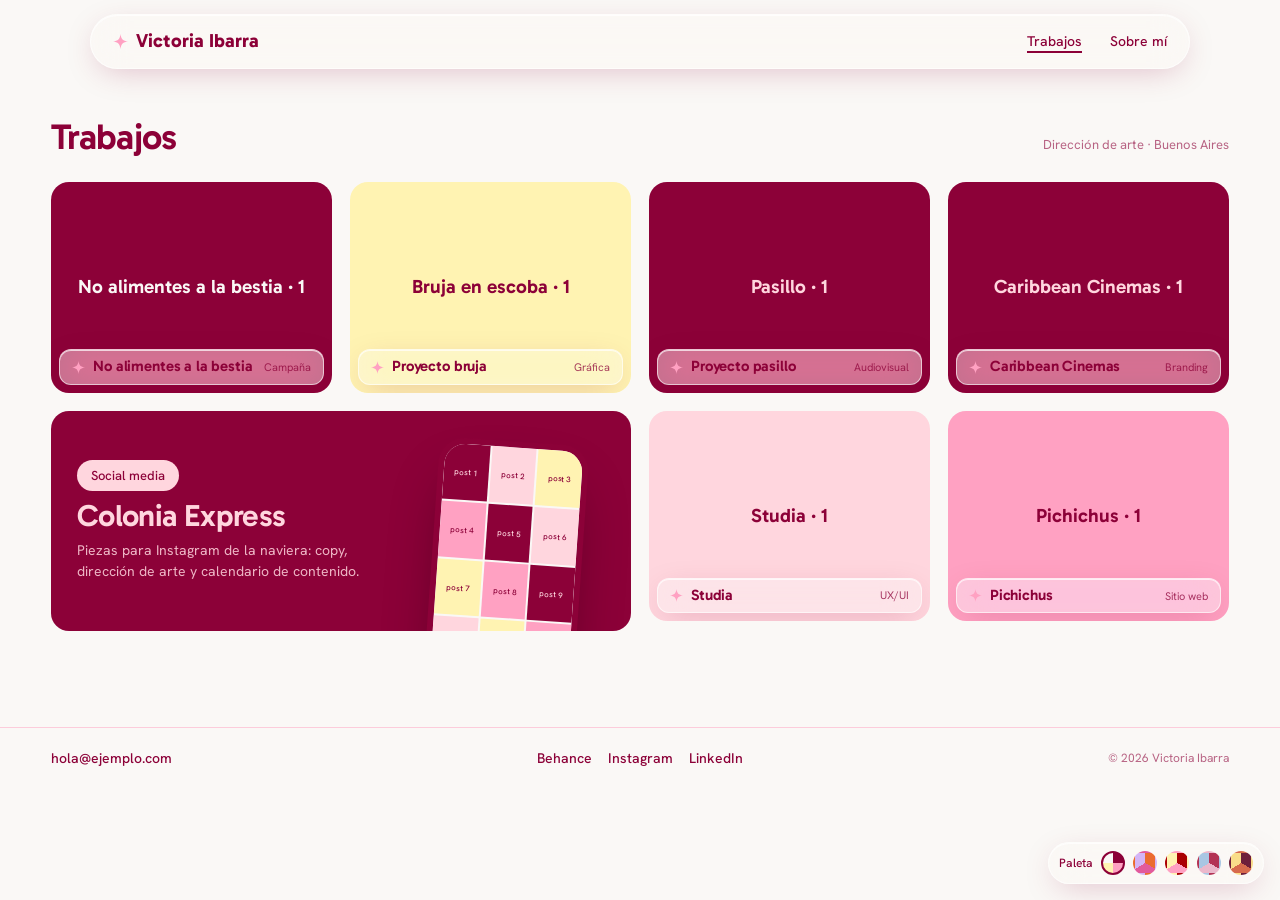
<file: index.html>
<!DOCTYPE html>
<html lang="es" data-tema="blanco">
<head>
<meta charset="UTF-8">
<meta name="viewport" content="width=device-width, initial-scale=1">
<title>Victoria Ibarra — Dirección de arte</title>
<meta name="description" content="Portfolio de Victoria Ibarra: dirección de arte, publicidad y contenido.">
<link rel="preconnect" href="https://fonts.googleapis.com">
<link rel="preconnect" href="https://fonts.gstatic.com" crossorigin>
<link href="https://fonts.googleapis.com/css2?family=Gabarito:wght@400..800&family=Hanken+Grotesk:wght@400;500&display=swap" rel="stylesheet">
<link rel="stylesheet" href="styles.css">
</head>
<body>

<svg width="0" height="0" style="position:absolute" aria-hidden="true">
  <symbol id="e4" viewBox="0 0 24 24"><path d="M12 0C13 8 16 11 24 12C16 13 13 16 12 24C11 16 8 13 0 12C8 11 11 8 12 0Z"/></symbol>
  <symbol id="e5" viewBox="0 0 24 24"><path d="M12 1.5l3.1 6.6 7.2.9-5.3 5 1.4 7.1L12 17.6 5.6 21.1 7 14l-5.3-5 7.2-.9z"/></symbol>
</svg>

<nav class="glass">
  <a href="./" class="logo"><svg class="estrella gira"><use href="#e4"/></svg>Victoria Ibarra</a>
  <ul>
    <li><a href="./" aria-current="page">Trabajos</a></li>
    <li><a href="sobre-mi.html">Sobre mí</a></li>
  </ul>
</nav>

<main>
  <div class="titulo-seccion"><h1>Trabajos</h1><span>Dirección de arte · Buenos Aires</span></div>
  <div class="grid">
    <a class="card aparece" href="#" data-tonos="5,1,2" data-label="No alimentes a la bestia">
      <div class="etiqueta glass"><h3><svg class="estrella"><use href="#e4"/></svg>No alimentes a la bestia</h3><small>Campaña</small></div>
    </a>
    <a class="card aparece" href="#" data-tonos="3,4,2" data-label="Bruja en escoba">
      <div class="etiqueta glass"><h3><svg class="estrella"><use href="#e4"/></svg>Proyecto bruja</h3><small>Gráfica</small></div>
    </a>
    <a class="card aparece" href="#" data-tonos="1,5,3" data-label="Pasillo">
      <div class="etiqueta glass"><h3><svg class="estrella"><use href="#e4"/></svg>Proyecto pasillo</h3><small>Audiovisual</small></div>
    </a>
    <div class="card ancha feed aparece">
      <div class="texto">
        <span class="chip">Social media</span>
        <h3>Colonia Express</h3>
        <p>Piezas para Instagram de la naviera: copy, dirección de arte y calendario de contenido.</p>
      </div>
      <div class="telefono"><div class="pantalla"><div class="scroll" id="posts"></div></div></div>
    </div>
    <a class="card aparece" href="#" data-tonos="1,5,3" data-label="Caribbean Cinemas">
      <div class="etiqueta glass"><h3><svg class="estrella"><use href="#e4"/></svg>Caribbean Cinemas</h3><small>Branding</small></div>
    </a>
    <a class="card aparece" href="#" data-tonos="2,1,3" data-label="Studia">
      <div class="etiqueta glass"><h3><svg class="estrella"><use href="#e4"/></svg>Studia</h3><small>UX/UI</small></div>
    </a>
    <a class="card aparece" href="#" data-tonos="4,2,5" data-label="Pichichus">
      <div class="etiqueta glass"><h3><svg class="estrella"><use href="#e4"/></svg>Pichichus</h3><small>Sitio web</small></div>
    </a>
  </div>
</main>

<footer class="pie" id="contacto">
  <a href="mailto:hola@ejemplo.com">hola@ejemplo.com</a>
  <div class="redes"><a href="#">Behance</a><a href="#">Instagram</a><a href="#">LinkedIn</a></div>
  <small style="opacity:.6">© 2026 Victoria Ibarra</small>
</footer>

<div class="paletas glass" role="group" aria-label="Probar paleta">
  Paleta
  <button data-t="blanco" style="background:conic-gradient(#8C0138 0 25%,#FFA1C2 0 50%,#FFF3B2 0 75%,#FAF8F6 0)" title="Blanco con Raspberry"></button>
  <button data-t="sabbia" style="background:conic-gradient(#EB6B2F 0 33%,#E25A9C 0 66%,#D4B5F6 0)" title="Sabbia"></button>
  <button data-t="chilli" style="background:conic-gradient(#AA0003 0 33%,#FFA1C2 0 66%,#FFF3B2 0)" title="Chilli"></button>
  <button data-t="retro" style="background:conic-gradient(#B33355 0 33%,#EBB8CB 0 66%,#A9C6E3 0)" title="Retro"></button>
  <button data-t="ciruela" style="background:conic-gradient(#6E1E3B 0 33%,#D76A4D 0 66%,#F9DD8A 0)" title="Ciruela"></button>
</div>

<script src="main.js"></script>
</body>
</html>
</file>
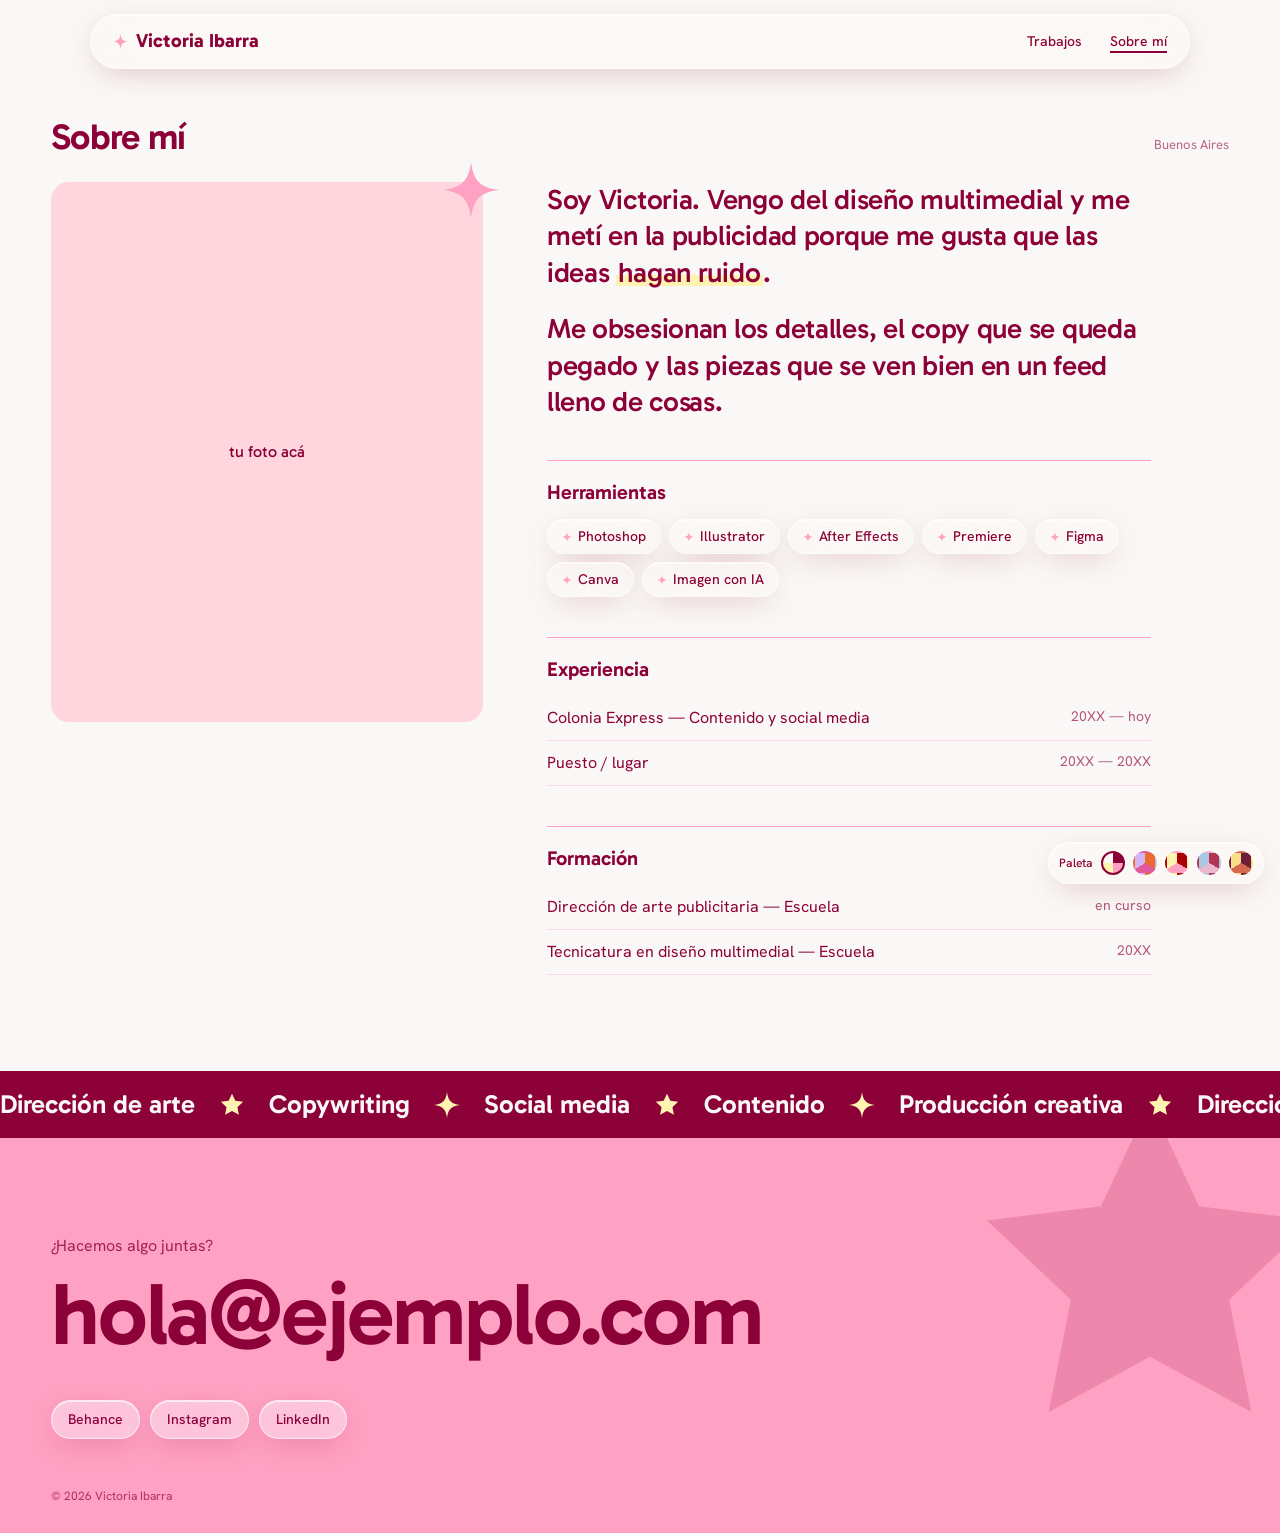
<file: sobre-mi.html>
<!DOCTYPE html>
<html lang="es" data-tema="blanco">
<head>
<meta charset="UTF-8">
<meta name="viewport" content="width=device-width, initial-scale=1">
<title>Sobre mí — Victoria Ibarra</title>
<meta name="description" content="Portfolio de Victoria Ibarra: dirección de arte, publicidad y contenido.">
<link rel="preconnect" href="https://fonts.googleapis.com">
<link rel="preconnect" href="https://fonts.gstatic.com" crossorigin>
<link href="https://fonts.googleapis.com/css2?family=Gabarito:wght@400..800&family=Hanken+Grotesk:wght@400;500&display=swap" rel="stylesheet">
<link rel="stylesheet" href="styles.css">
</head>
<body>

<svg width="0" height="0" style="position:absolute" aria-hidden="true">
  <symbol id="e4" viewBox="0 0 24 24"><path d="M12 0C13 8 16 11 24 12C16 13 13 16 12 24C11 16 8 13 0 12C8 11 11 8 12 0Z"/></symbol>
  <symbol id="e5" viewBox="0 0 24 24"><path d="M12 1.5l3.1 6.6 7.2.9-5.3 5 1.4 7.1L12 17.6 5.6 21.1 7 14l-5.3-5 7.2-.9z"/></symbol>
</svg>

<nav class="glass">
  <a href="./" class="logo"><svg class="estrella gira"><use href="#e4"/></svg>Victoria Ibarra</a>
  <ul>
    <li><a href="./">Trabajos</a></li>
    <li><a href="sobre-mi.html" aria-current="page">Sobre mí</a></li>
  </ul>
</nav>

<main>
  <div class="titulo-seccion"><h1>Sobre mí</h1><span>Buenos Aires</span></div>
  <div class="sobre">
    <div class="foto aparece"><svg class="estrella late"><use href="#e4"/></svg>tu foto acá</div>
    <div class="aparece">
      <div class="bio">
        <p>Soy Victoria. Vengo del diseño multimedial y me metí en la publicidad porque me gusta que las ideas <em>hagan ruido</em>.</p>
        <p>Me obsesionan los detalles, el copy que se queda pegado y las piezas que se ven bien en un feed lleno de cosas.</p>
      </div>
      <div class="bloque">
        <h2>Herramientas</h2>
        <ul class="herramientas">
          <li class="glass"><svg class="estrella"><use href="#e4"/></svg>Photoshop</li>
          <li class="glass"><svg class="estrella"><use href="#e4"/></svg>Illustrator</li>
          <li class="glass"><svg class="estrella"><use href="#e4"/></svg>After Effects</li>
          <li class="glass"><svg class="estrella"><use href="#e4"/></svg>Premiere</li>
          <li class="glass"><svg class="estrella"><use href="#e4"/></svg>Figma</li>
          <li class="glass"><svg class="estrella"><use href="#e4"/></svg>Canva</li>
          <li class="glass"><svg class="estrella"><use href="#e4"/></svg>Imagen con IA</li>
        </ul>
      </div>
      <div class="bloque">
        <h2>Experiencia</h2>
        <ul class="lista">
          <li><span>Colonia Express — Contenido y social media</span><span>20XX — hoy</span></li>
          <li><span>Puesto / lugar</span><span>20XX — 20XX</span></li>
        </ul>
      </div>
      <div class="bloque">
        <h2>Formación</h2>
        <ul class="lista">
          <li><span>Dirección de arte publicitaria — Escuela</span><span>en curso</span></li>
          <li><span>Tecnicatura en diseño multimedial — Escuela</span><span>20XX</span></li>
        </ul>
      </div>
    </div>
  </div>
</main>

<div class="cinta" aria-hidden="true">
  <div class="pista"><span>Dirección de arte <svg class="estrella"><use href="#e5"/></svg> Copywriting <svg class="estrella"><use href="#e4"/></svg> Social media <svg class="estrella"><use href="#e5"/></svg> Contenido <svg class="estrella"><use href="#e4"/></svg> Producción creativa <svg class="estrella"><use href="#e5"/></svg></span><span>Dirección de arte <svg class="estrella"><use href="#e5"/></svg> Copywriting <svg class="estrella"><use href="#e4"/></svg> Social media <svg class="estrella"><use href="#e5"/></svg> Contenido <svg class="estrella"><use href="#e4"/></svg> Producción creativa <svg class="estrella"><use href="#e5"/></svg></span></div>
</div>

<footer id="contacto">
  <svg class="grande gira" viewBox="0 0 24 24" aria-hidden="true"><use href="#e5"/></svg>
  <p style="opacity:.8;margin-bottom:12px">¿Hacemos algo juntas?</p>
  <a class="mail" href="mailto:hola@ejemplo.com">hola@ejemplo.com</a>
  <div class="redes">
    <a class="glass" href="#">Behance</a><a class="glass" href="#">Instagram</a><a class="glass" href="#">LinkedIn</a>
  </div>
  <small>© 2026 Victoria Ibarra</small>
</footer>

<div class="paletas glass" role="group" aria-label="Probar paleta">
  Paleta
  <button data-t="blanco" style="background:conic-gradient(#8C0138 0 25%,#FFA1C2 0 50%,#FFF3B2 0 75%,#FAF8F6 0)" title="Blanco con Raspberry"></button>
  <button data-t="sabbia" style="background:conic-gradient(#EB6B2F 0 33%,#E25A9C 0 66%,#D4B5F6 0)" title="Sabbia"></button>
  <button data-t="chilli" style="background:conic-gradient(#AA0003 0 33%,#FFA1C2 0 66%,#FFF3B2 0)" title="Chilli"></button>
  <button data-t="retro" style="background:conic-gradient(#B33355 0 33%,#EBB8CB 0 66%,#A9C6E3 0)" title="Retro"></button>
  <button data-t="ciruela" style="background:conic-gradient(#6E1E3B 0 33%,#D76A4D 0 66%,#F9DD8A 0)" title="Ciruela"></button>
</div>

<script src="main.js"></script>
</body>
</html>
</file>
<file: styles.css>
/* ===== PALETAS ===== */
[data-tema="blanco"]{ --fondo:#FAF8F6; --texto:#8C0138; --fuerte:#8C0138; --sobre-fuerte:#FFD6DE; --fuerte2:#FFA1C2; --sobre-fuerte2:#8C0138; --suave:#FFD6DE; --suave2:#FFF3B2; --estrella:#FFA1C2; --resalte:#FFF3B2; --linea:#FFA1C2; }
[data-tema="sabbia"]{ --fondo:#F4E7D6; --texto:#2B1630; --fuerte:#EB6B2F; --sobre-fuerte:#FFF4E8; --fuerte2:#E25A9C; --sobre-fuerte2:#FFF0F7; --suave:#F7C7E8; --suave2:#D4B5F6; --estrella:#E25A9C; --resalte:#F7C7E8; --linea:#2B1630; }
[data-tema="chilli"]{ --fondo:#FFF1F3; --texto:#4A0A0C; --fuerte:#AA0003; --sobre-fuerte:#FFD6DE; --fuerte2:#FFA1C2; --sobre-fuerte2:#5A0002; --suave:#FFD6DE; --suave2:#FFF3B2; --estrella:#AA0003; --resalte:#FFF3B2; --linea:#4A0A0C; }
[data-tema="retro"]{ --fondo:#F3EAD2; --texto:#3A1424; --fuerte:#B33355; --sobre-fuerte:#FBE9EF; --fuerte2:#A9C6E3; --sobre-fuerte2:#2A1A3A; --suave:#EBB8CB; --suave2:#A9C6E3; --estrella:#B33355; --resalte:#EBB8CB; --linea:#3A1424; }
[data-tema="ciruela"]{ --fondo:#F5ECDD; --texto:#3A1026; --fuerte:#6E1E3B; --sobre-fuerte:#F5ECDD; --fuerte2:#6E1E3B; --sobre-fuerte2:#F5ECDD; --suave:#F9DD8A; --suave2:#E8D7BC; --estrella:#D76A4D; --resalte:#F9DD8A; --linea:#3A1026; }

:root{
  --radio:18px;
  --titulos:Gabarito,system-ui,sans-serif;
  --cuerpo:"Hanken Grotesk",system-ui,sans-serif;
  --margen:clamp(16px,4vw,56px);
}

*{box-sizing:border-box;margin:0;padding:0}
html{scroll-behavior:smooth}
body{background:var(--fondo);color:var(--texto);font-family:var(--cuerpo);font-size:16px;line-height:1.5;-webkit-font-smoothing:antialiased;transition:background .4s,color .4s}
a{color:inherit}
em{font-style:normal;background:linear-gradient(transparent 58%,var(--resalte) 58% 92%,transparent 92%);padding:0 .08em}

/* ===== EFECTO GLASS ===== */
.glass{
  background:color-mix(in srgb,var(--fondo) 45%,transparent);
  -webkit-backdrop-filter:blur(18px) saturate(1.6);
  backdrop-filter:blur(18px) saturate(1.6);
  border:1px solid rgba(255,255,255,.6);
  box-shadow:inset 0 1px 0 rgba(255,255,255,.7),0 8px 32px -8px color-mix(in srgb,var(--texto) 25%,transparent);
}

/* ===== ESTRELLAS ===== */
.estrella{width:1em;height:1em;fill:var(--estrella);display:inline-block;vertical-align:-.1em;flex-shrink:0}
.gira{animation:gira 12s linear infinite}
.late{animation:late 2.4s ease-in-out infinite}
@keyframes gira{to{transform:rotate(360deg)}}
@keyframes late{50%{transform:scale(.7) rotate(20deg)}}

/* ===== NAV (píldora glass flotante) ===== */
nav{position:fixed;top:14px;left:50%;transform:translateX(-50%);z-index:10;width:min(1100px,calc(100% - 2*var(--margen)));display:flex;justify-content:space-between;align-items:center;padding:12px 22px;border-radius:99px}
nav .logo{font-family:var(--titulos);font-weight:700;font-size:19px;text-decoration:none;display:flex;align-items:center;gap:8px;white-space:nowrap}
nav .logo .estrella{width:15px;height:15px}
nav ul{display:flex;gap:clamp(14px,3vw,28px);list-style:none}
nav ul a{text-decoration:none;font-size:14px;font-weight:500;position:relative;white-space:nowrap}
nav ul a::after{content:"";position:absolute;left:0;bottom:-3px;width:100%;height:2px;background:var(--texto);transform:scaleX(0);transform-origin:left;transition:transform .3s}
nav ul a:hover::after,nav ul a[aria-current="page"]::after{transform:scaleX(1)}

main{padding:clamp(88px,10vw,110px) var(--margen) clamp(48px,8vw,96px)}

.titulo-seccion{display:flex;justify-content:space-between;align-items:baseline;margin-bottom:18px}
.titulo-seccion h1,.titulo-seccion h2{font-family:var(--titulos);font-weight:600;letter-spacing:-.02em;font-size:clamp(24px,3vw,36px)}
.titulo-seccion span{font-size:13px;opacity:.6}

/* ===== GRID DE TRABAJOS ===== */
.grid{display:grid;grid-auto-flow:dense;grid-template-columns:repeat(4,1fr);gap:clamp(10px,1.4vw,18px)}
.card{position:relative;display:block;text-decoration:none;border-radius:var(--radio);overflow:hidden;aspect-ratio:4/3;transition:transform .5s cubic-bezier(.2,.8,.2,1)}
.card.ancha{grid-column:span 2;aspect-ratio:auto}
.card:hover{transform:rotate(-1deg) scale(1.015)}
.slide{position:absolute;inset:0;display:grid;place-items:center;font-family:var(--titulos);font-weight:600;font-size:clamp(14px,1.5vw,20px);opacity:0;transition:opacity .6s,background .4s}
.slide.activa{opacity:1}
.t1{background:var(--fuerte);color:var(--sobre-fuerte)}
.t2{background:var(--suave);color:var(--texto)}
.t3{background:var(--suave2);color:var(--texto)}
.t4{background:var(--fuerte2);color:var(--sobre-fuerte2)}
.t5{background:var(--texto);color:var(--fondo)}
/* etiqueta glass sobre cada trabajo */
.etiqueta{position:absolute;left:8px;bottom:8px;right:8px;display:flex;justify-content:space-between;align-items:center;gap:8px;padding:8px 12px;border-radius:12px;color:var(--texto);transition:transform .4s cubic-bezier(.2,.8,.2,1)}
.etiqueta h3{font-family:var(--titulos);font-weight:600;font-size:15px;line-height:1.15;letter-spacing:-.01em;display:flex;align-items:center;gap:8px}
.etiqueta small{font-size:11px;opacity:.75;text-align:right}
.etiqueta .estrella{width:13px;height:13px;transition:transform .5s}
.card:hover .etiqueta .estrella{transform:rotate(180deg) scale(1.2)}

/* Colonia: teléfono con feed */
.card.feed{display:grid;grid-template-columns:1.2fr 1fr;align-items:center;background:var(--fuerte);color:var(--sobre-fuerte);padding:clamp(16px,2vw,28px);overflow:hidden;aspect-ratio:auto;min-height:220px}
.card.feed:hover{transform:none}
.feed .texto h3{font-family:var(--titulos);font-weight:600;font-size:clamp(22px,2.4vw,34px);line-height:1;letter-spacing:-.02em}
.feed .texto p{margin-top:8px;max-width:300px;opacity:.85;font-size:14px}
.feed .chip{display:inline-block;margin-bottom:10px}
.feed .texto{position:relative;z-index:1}
.telefono{position:absolute;right:9%;top:14%;width:min(150px,36vw);aspect-ratio:9/19;border-radius:26px;background:var(--texto);padding:6px;box-shadow:0 30px 60px -20px rgba(0,0,0,.45);transform:rotate(4deg)}
.pantalla{height:100%;border-radius:21px;overflow:hidden;background:var(--fondo)}
.pantalla .scroll{display:grid;grid-template-columns:repeat(3,1fr);gap:2px;animation:feed 22s linear infinite}
.feed:hover .pantalla .scroll{animation-play-state:paused}
.post{aspect-ratio:4/5;display:grid;place-items:center;font-size:8px;font-weight:500}
@keyframes feed{to{transform:translateY(-50%)}}

.chip{padding:6px 14px;border-radius:99px;font-size:13px;font-weight:500;background:var(--suave);color:var(--texto)}

/* ===== SOBRE MÍ ===== */
.sobre{display:grid;grid-template-columns:5fr 7fr;gap:clamp(24px,5vw,72px);align-items:start;max-width:1100px}
.foto{position:relative;aspect-ratio:4/5;border-radius:var(--radio);background:var(--suave);display:grid;place-items:center;font-family:var(--titulos);transform:rotate(-2deg)}
.foto .estrella{position:absolute;width:56px;height:56px;top:-20px;right:-16px}
.sobre .bio p{font-family:var(--titulos);font-weight:500;font-size:clamp(20px,2.2vw,28px);line-height:1.3;letter-spacing:-.01em;margin-bottom:20px}
.bloque{margin-top:40px;padding-top:16px;border-top:1.5px solid var(--linea)}
.bloque h2{font-family:var(--titulos);font-weight:600;font-size:20px;margin-bottom:12px}
.herramientas{display:flex;flex-wrap:wrap;gap:8px;list-style:none}
.herramientas li{display:flex;align-items:center;gap:6px;padding:6px 14px;border-radius:99px;font-size:14px;font-weight:500}
.herramientas .estrella{width:10px;height:10px}
.lista{list-style:none}
.lista li{display:flex;justify-content:space-between;gap:16px;padding:10px 0;border-bottom:1px solid color-mix(in srgb,var(--linea) 40%,transparent)}
.lista li span:last-child{opacity:.65;font-size:14px;white-space:nowrap}

/* ===== CINTA ===== */
.cinta{overflow:hidden;background:var(--texto);color:var(--fondo);padding:14px 0}
.cinta .pista{display:flex;width:max-content;animation:cinta 28s linear infinite}
.cinta span{display:flex;align-items:center;gap:24px;padding-right:24px;font-family:var(--titulos);font-weight:600;font-size:clamp(18px,2.4vw,26px);white-space:nowrap}
.cinta .estrella{fill:var(--resalte)}
@keyframes cinta{to{transform:translateX(-50%)}}

/* ===== CONTACTO ===== */
footer{position:relative;overflow:hidden;background:var(--fuerte2);color:var(--sobre-fuerte2);padding:clamp(48px,8vw,96px) var(--margen) 28px;transition:background .4s}
footer > *{position:relative}
footer a.mail{font-family:var(--titulos);font-weight:600;letter-spacing:-.02em;font-size:clamp(32px,7vw,88px);line-height:1;text-decoration:none;display:inline-block;border-bottom:2px solid transparent;transition:border-color .3s}
footer a.mail:hover{border-color:currentColor}
footer .redes{display:flex;gap:10px;margin-top:40px;flex-wrap:wrap}
footer .redes a{text-decoration:none;font-size:14px;font-weight:500;padding:8px 16px;border-radius:99px}
footer small{display:block;margin-top:48px;opacity:.7;font-size:12px}
footer .grande{position:absolute;right:-60px;top:-60px;width:clamp(180px,30vw,380px);height:auto;fill:var(--sobre-fuerte2);opacity:.15}

/* pie compacto (home) */
footer.pie{background:none;color:var(--texto);overflow:visible;display:flex;justify-content:space-between;align-items:center;flex-wrap:wrap;gap:12px;padding:20px var(--margen) 28px;border-top:1px solid color-mix(in srgb,var(--linea) 50%,transparent);font-size:14px}
.pie a{text-decoration:none;font-weight:500}
footer.pie{padding:20px var(--margen) 28px}
footer.pie .redes{display:flex;gap:16px;margin:0}
footer.pie .redes a{padding:0}
footer.pie small{margin:0}
.pie .redes a:hover{text-decoration:underline}

/* ===== SELECTOR DE PALETA (temporal) ===== */
.paletas{position:fixed;right:16px;bottom:16px;z-index:20;display:flex;align-items:center;gap:8px;padding:8px 10px;border-radius:99px;font-size:12px;font-weight:500}
.paletas button{width:24px;height:24px;border-radius:50%;border:2px solid transparent;cursor:pointer;padding:0}
.paletas button[aria-pressed="true"]{border-color:var(--texto)}

/* ===== APARICIÓN AL SCROLLEAR ===== */
.aparece{opacity:0;transform:translateY(24px);transition:opacity .8s ease,transform .8s cubic-bezier(.2,.8,.2,1)}
.aparece.visible{opacity:1;transform:none}

@media (max-width:1000px){
  .grid{grid-template-columns:repeat(3,1fr)}
}
@media (max-width:640px){
  .grid{grid-template-columns:repeat(2,1fr)}
  .card{aspect-ratio:1}
  .card.ancha{grid-column:span 2}
  .card.feed{min-height:300px;grid-template-columns:1fr}
  .feed .texto{max-width:55%}
  .telefono{right:6%;width:120px}
  .etiqueta small{display:none}
  .etiqueta h3{font-size:13px}
  .etiqueta .estrella{display:none}
  .sobre{grid-template-columns:1fr}
  nav{padding:10px 16px}
  nav .logo{font-size:16px}
  nav ul{gap:14px}
  nav ul a{font-size:13px}
}
@media (prefers-reduced-motion:reduce){
  *{animation:none!important;transition:none!important}
  .aparece{opacity:1;transform:none}
}
</file>
